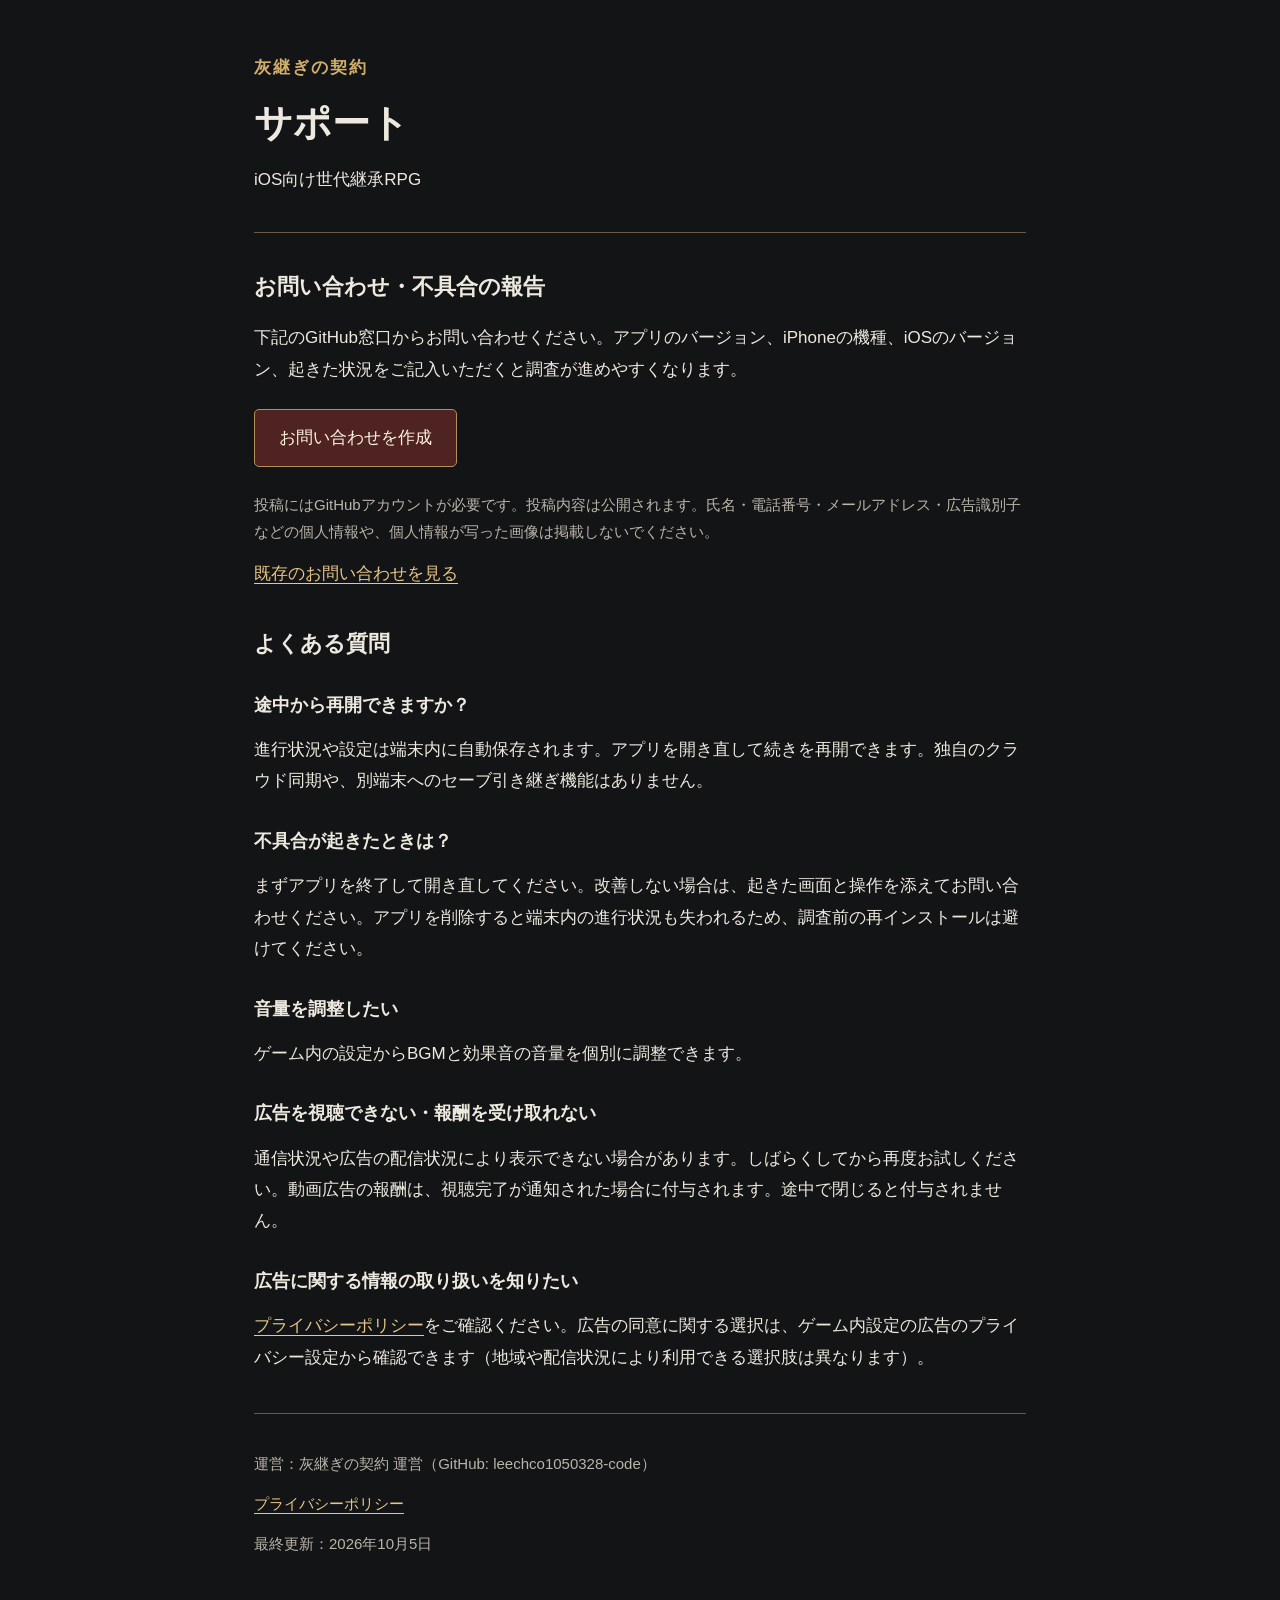
<file: index.html>
<!doctype html>
<html lang="ja"><head><meta charset="utf-8"><meta name="viewport" content="width=device-width,initial-scale=1"><meta name="description" content="世代継承RPG「灰継ぎの契約」のサポート。セーブ、音量、広告に関する案内とお問い合わせ。"><title>サポート｜灰継ぎの契約</title><link rel="stylesheet" href="style.css"></head>
<body><main><header><p class="brand">灰継ぎの契約</p><h1>サポート</h1><p>iOS向け世代継承RPG</p></header>
<section><h2>お問い合わせ・不具合の報告</h2><p>下記のGitHub窓口からお問い合わせください。アプリのバージョン、iPhoneの機種、iOSのバージョン、起きた状況をご記入いただくと調査が進めやすくなります。</p><a class="button" href="https://github.com/leechco1050328-code/hoshitsugi-support/issues/new">お問い合わせを作成</a><p class="note">投稿にはGitHubアカウントが必要です。投稿内容は公開されます。氏名・電話番号・メールアドレス・広告識別子などの個人情報や、個人情報が写った画像は掲載しないでください。</p><p><a href="https://github.com/leechco1050328-code/hoshitsugi-support/issues">既存のお問い合わせを見る</a></p></section>
<section><h2>よくある質問</h2><h3>途中から再開できますか？</h3><p>進行状況や設定は端末内に自動保存されます。アプリを開き直して続きを再開できます。独自のクラウド同期や、別端末へのセーブ引き継ぎ機能はありません。</p><h3>不具合が起きたときは？</h3><p>まずアプリを終了して開き直してください。改善しない場合は、起きた画面と操作を添えてお問い合わせください。アプリを削除すると端末内の進行状況も失われるため、調査前の再インストールは避けてください。</p><h3>音量を調整したい</h3><p>ゲーム内の設定からBGMと効果音の音量を個別に調整できます。</p><h3>広告を視聴できない・報酬を受け取れない</h3><p>通信状況や広告の配信状況により表示できない場合があります。しばらくしてから再度お試しください。動画広告の報酬は、視聴完了が通知された場合に付与されます。途中で閉じると付与されません。</p><h3>広告に関する情報の取り扱いを知りたい</h3><p><a href="privacy.html">プライバシーポリシー</a>をご確認ください。広告の同意に関する選択は、ゲーム内設定の広告のプライバシー設定から確認できます（地域や配信状況により利用できる選択肢は異なります）。</p></section>
<footer><p>運営：灰継ぎの契約 運営（GitHub: leechco1050328-code）</p><a href="privacy.html">プライバシーポリシー</a><p>最終更新：2026年10月5日</p></footer></main></body></html>
</file>
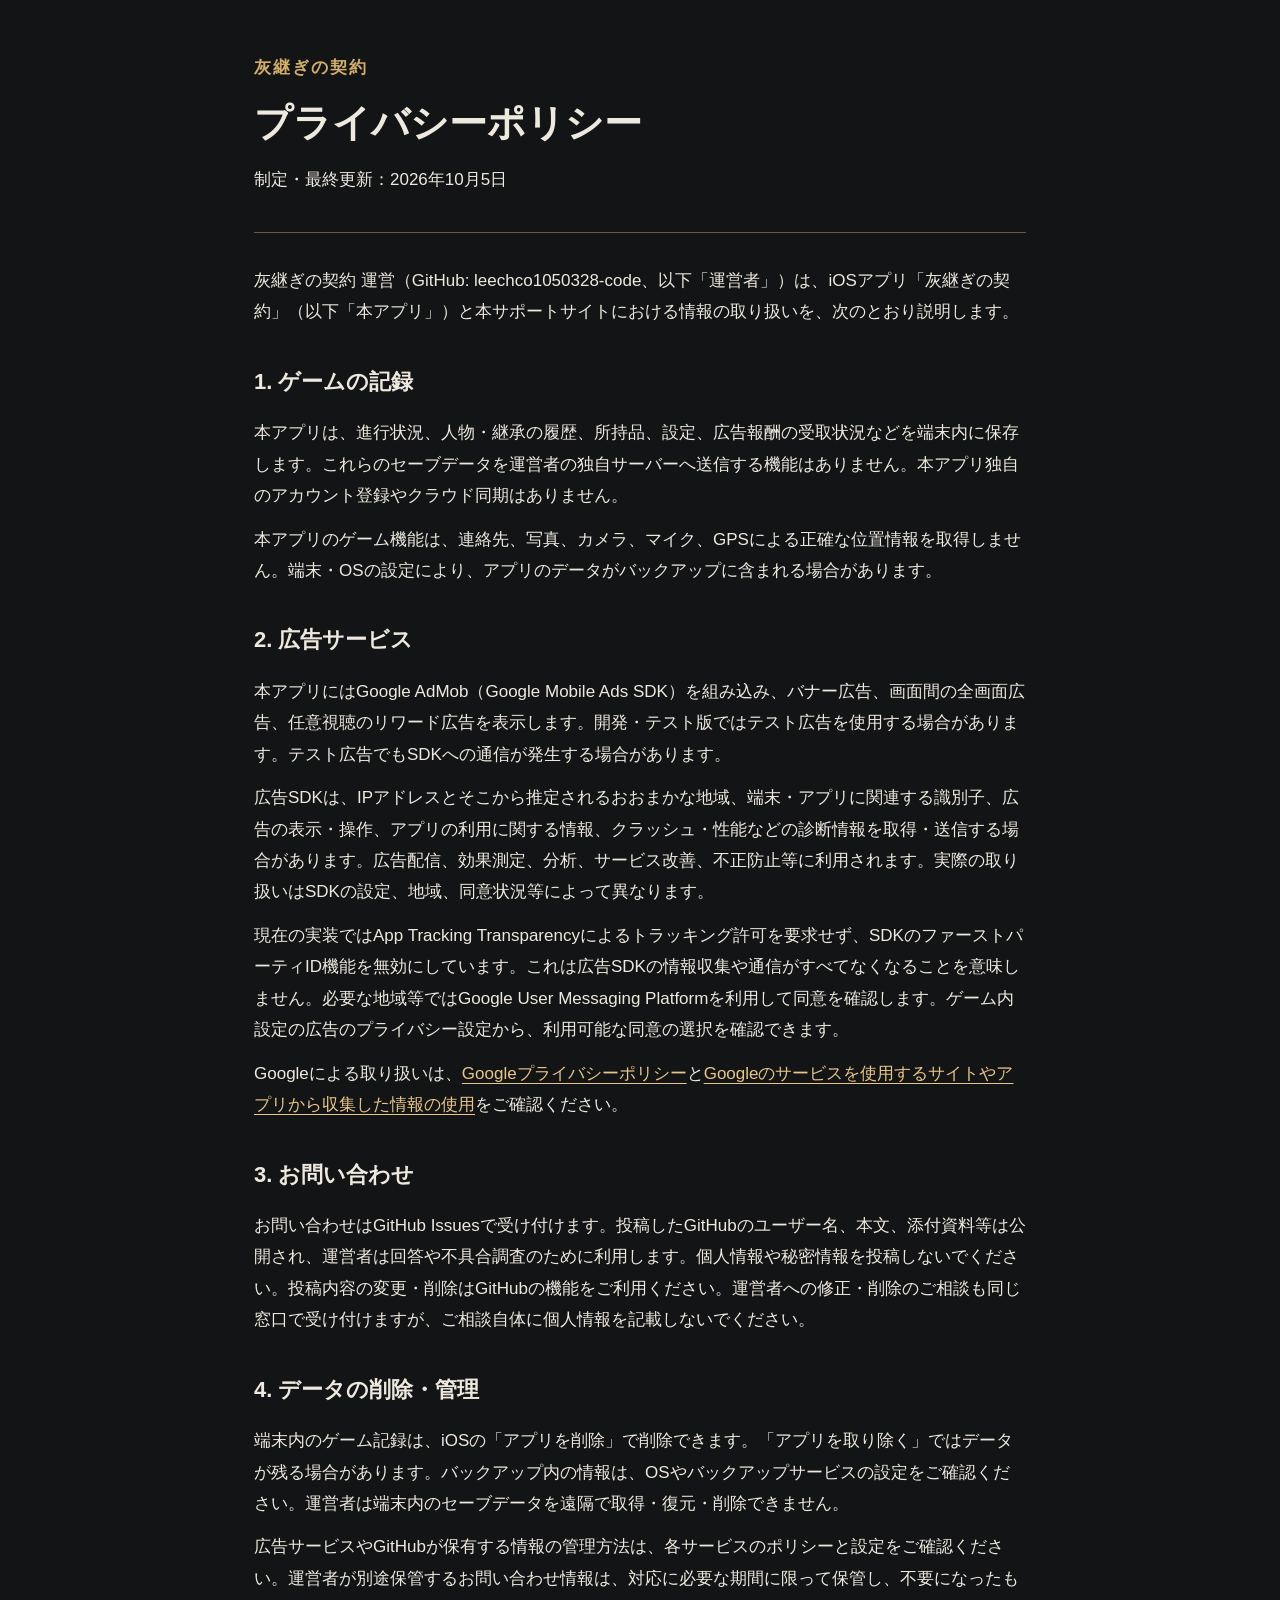
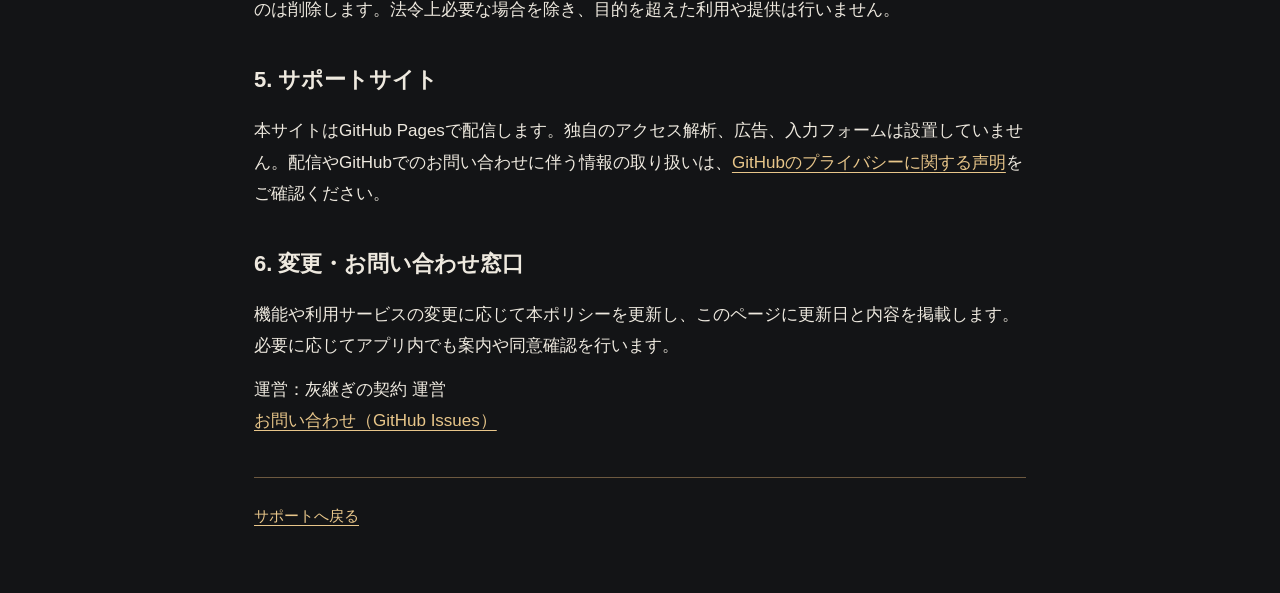
<file: privacy.html>
<!doctype html>
<html lang="ja"><head><meta charset="utf-8"><meta name="viewport" content="width=device-width,initial-scale=1"><meta name="description" content="灰継ぎの契約におけるゲーム記録、広告、お問い合わせ情報の取り扱い。"><title>プライバシーポリシー｜灰継ぎの契約</title><link rel="stylesheet" href="style.css"></head>
<body><main><header><p class="brand">灰継ぎの契約</p><h1>プライバシーポリシー</h1><p>制定・最終更新：2026年10月5日</p></header>
<p>灰継ぎの契約 運営（GitHub: leechco1050328-code、以下「運営者」）は、iOSアプリ「灰継ぎの契約」（以下「本アプリ」）と本サポートサイトにおける情報の取り扱いを、次のとおり説明します。</p>
<section><h2>1. ゲームの記録</h2><p>本アプリは、進行状況、人物・継承の履歴、所持品、設定、広告報酬の受取状況などを端末内に保存します。これらのセーブデータを運営者の独自サーバーへ送信する機能はありません。本アプリ独自のアカウント登録やクラウド同期はありません。</p><p>本アプリのゲーム機能は、連絡先、写真、カメラ、マイク、GPSによる正確な位置情報を取得しません。端末・OSの設定により、アプリのデータがバックアップに含まれる場合があります。</p></section>
<section><h2>2. 広告サービス</h2><p>本アプリにはGoogle AdMob（Google Mobile Ads SDK）を組み込み、バナー広告、画面間の全画面広告、任意視聴のリワード広告を表示します。開発・テスト版ではテスト広告を使用する場合があります。テスト広告でもSDKへの通信が発生する場合があります。</p><p>広告SDKは、IPアドレスとそこから推定されるおおまかな地域、端末・アプリに関連する識別子、広告の表示・操作、アプリの利用に関する情報、クラッシュ・性能などの診断情報を取得・送信する場合があります。広告配信、効果測定、分析、サービス改善、不正防止等に利用されます。実際の取り扱いはSDKの設定、地域、同意状況等によって異なります。</p><p>現在の実装ではApp Tracking Transparencyによるトラッキング許可を要求せず、SDKのファーストパーティID機能を無効にしています。これは広告SDKの情報収集や通信がすべてなくなることを意味しません。必要な地域等ではGoogle User Messaging Platformを利用して同意を確認します。ゲーム内設定の広告のプライバシー設定から、利用可能な同意の選択を確認できます。</p><p>Googleによる取り扱いは、<a href="https://policies.google.com/privacy?hl=ja">Googleプライバシーポリシー</a>と<a href="https://policies.google.com/technologies/partner-sites?hl=ja">Googleのサービスを使用するサイトやアプリから収集した情報の使用</a>をご確認ください。</p></section>
<section><h2>3. お問い合わせ</h2><p>お問い合わせはGitHub Issuesで受け付けます。投稿したGitHubのユーザー名、本文、添付資料等は公開され、運営者は回答や不具合調査のために利用します。個人情報や秘密情報を投稿しないでください。投稿内容の変更・削除はGitHubの機能をご利用ください。運営者への修正・削除のご相談も同じ窓口で受け付けますが、ご相談自体に個人情報を記載しないでください。</p></section>
<section><h2>4. データの削除・管理</h2><p>端末内のゲーム記録は、iOSの「アプリを削除」で削除できます。「アプリを取り除く」ではデータが残る場合があります。バックアップ内の情報は、OSやバックアップサービスの設定をご確認ください。運営者は端末内のセーブデータを遠隔で取得・復元・削除できません。</p><p>広告サービスやGitHubが保有する情報の管理方法は、各サービスのポリシーと設定をご確認ください。運営者が別途保管するお問い合わせ情報は、対応に必要な期間に限って保管し、不要になったものは削除します。法令上必要な場合を除き、目的を超えた利用や提供は行いません。</p></section>
<section><h2>5. サポートサイト</h2><p>本サイトはGitHub Pagesで配信します。独自のアクセス解析、広告、入力フォームは設置していません。配信やGitHubでのお問い合わせに伴う情報の取り扱いは、<a href="https://docs.github.com/ja/site-policy/privacy-policies/github-general-privacy-statement">GitHubのプライバシーに関する声明</a>をご確認ください。</p></section>
<section><h2>6. 変更・お問い合わせ窓口</h2><p>機能や利用サービスの変更に応じて本ポリシーを更新し、このページに更新日と内容を掲載します。必要に応じてアプリ内でも案内や同意確認を行います。</p><p>運営：灰継ぎの契約 運営<br><a href="https://github.com/leechco1050328-code/hoshitsugi-support/issues">お問い合わせ（GitHub Issues）</a></p></section>
<footer><a href="index.html">サポートへ戻る</a></footer></main></body></html>
</file>
<file: style.css>
:root{color-scheme:dark;--bg:#131416;--text:#eee9df;--muted:#bab4a9;--gold:#d1ad6b}*{box-sizing:border-box}body{margin:0;background:var(--bg);color:var(--text);font:17px/1.85 -apple-system,BlinkMacSystemFont,"Yu Gothic",Meiryo,sans-serif}main{max-width:820px;margin:auto;padding:40px 24px 64px}header{border-bottom:1px solid #6d5940;padding-bottom:24px;margin-bottom:32px}.brand{color:var(--gold);letter-spacing:.12em;font-weight:600}h1{font-family:"Yu Mincho",serif;font-size:clamp(25px,6vw,38px);line-height:1.5;margin:12px 0}h2{font-size:22px;line-height:1.6;margin-top:0}h3{font-size:18px;margin:28px 0 8px}p{margin:12px 0}section{margin:36px 0}a{color:#e8c68a;text-underline-offset:4px;overflow-wrap:anywhere}a:hover{color:white}a:focus-visible{outline:3px solid #eed399;outline-offset:5px}.button{display:inline-block;padding:12px 24px;border:1px solid #b58f57;border-radius:5px;background:#502323;color:#fff4df;text-decoration:none;margin:12px 0;min-height:48px}.note,footer{color:var(--muted);font-size:15px}footer{border-top:1px solid #6d5940;padding-top:24px;margin-top:40px}@media(max-width:420px){main{padding:24px 20px 40px}h2{font-size:21px}}
</file>
